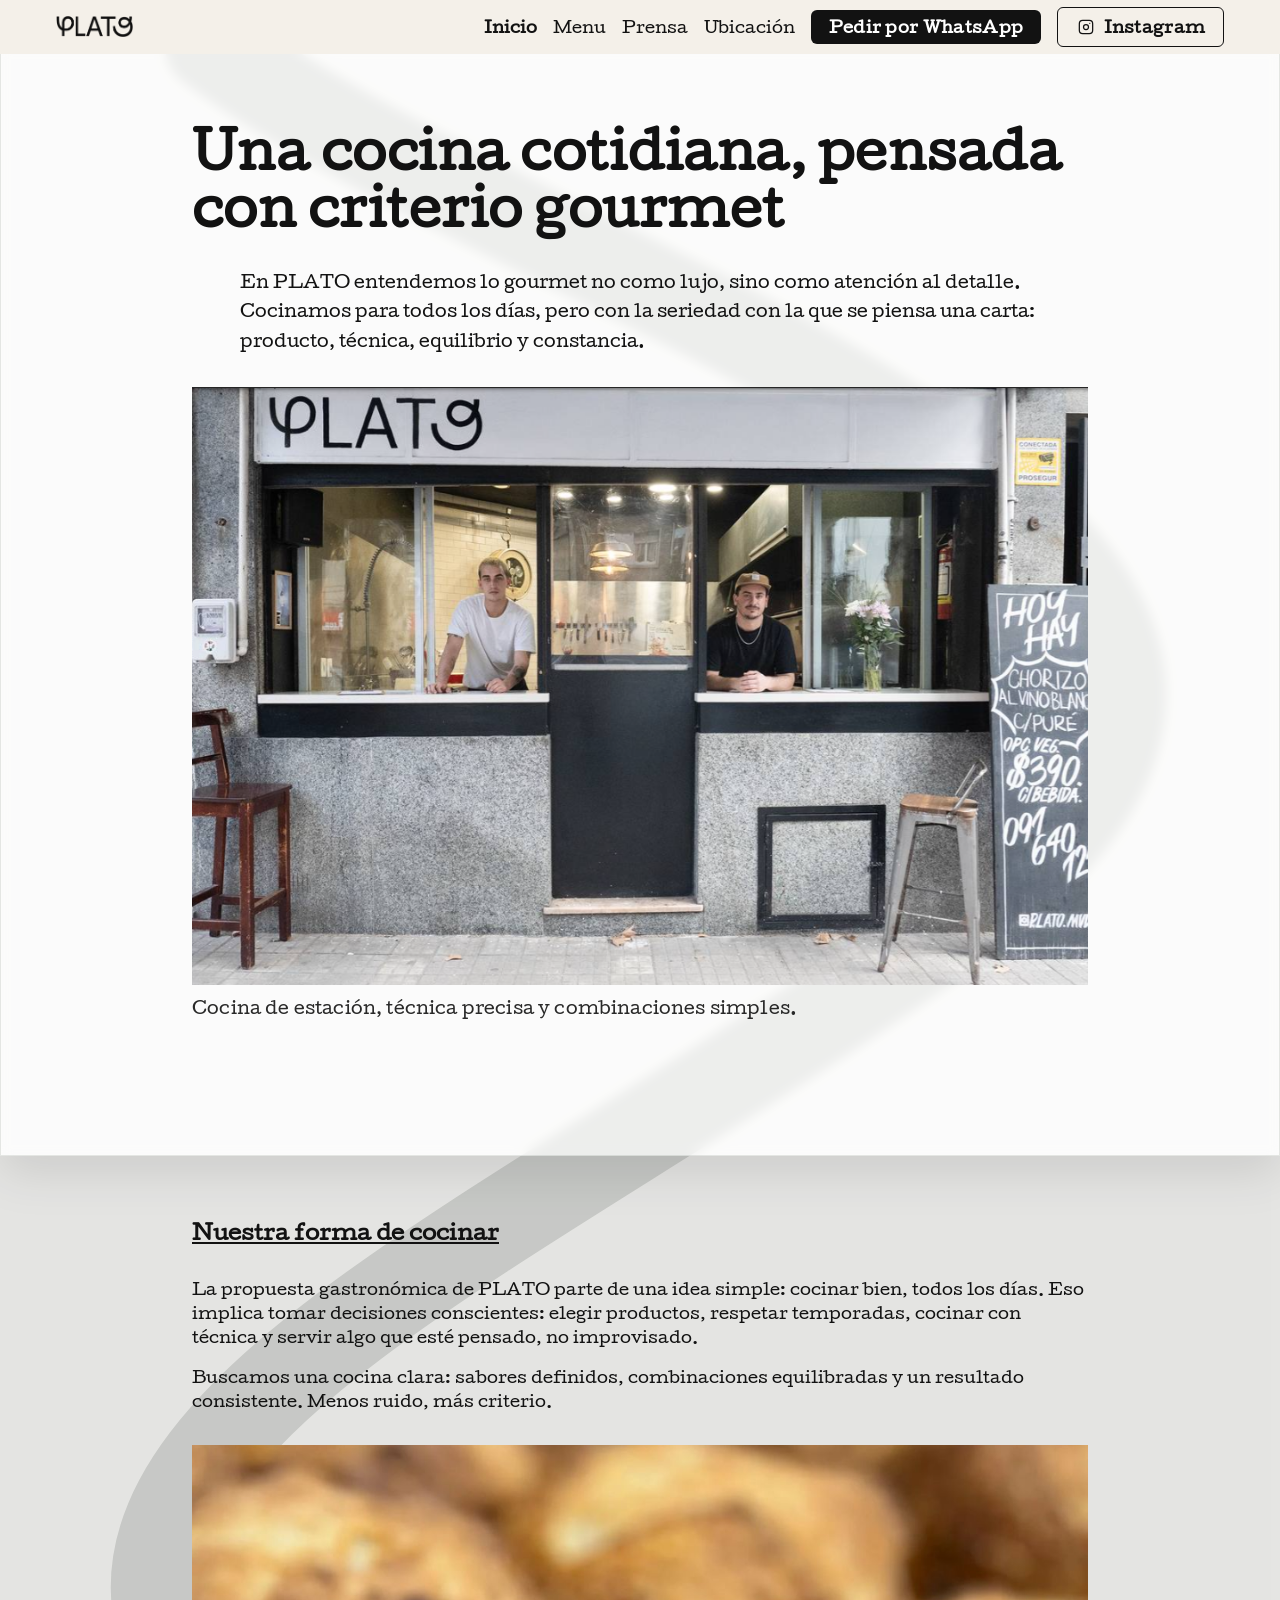
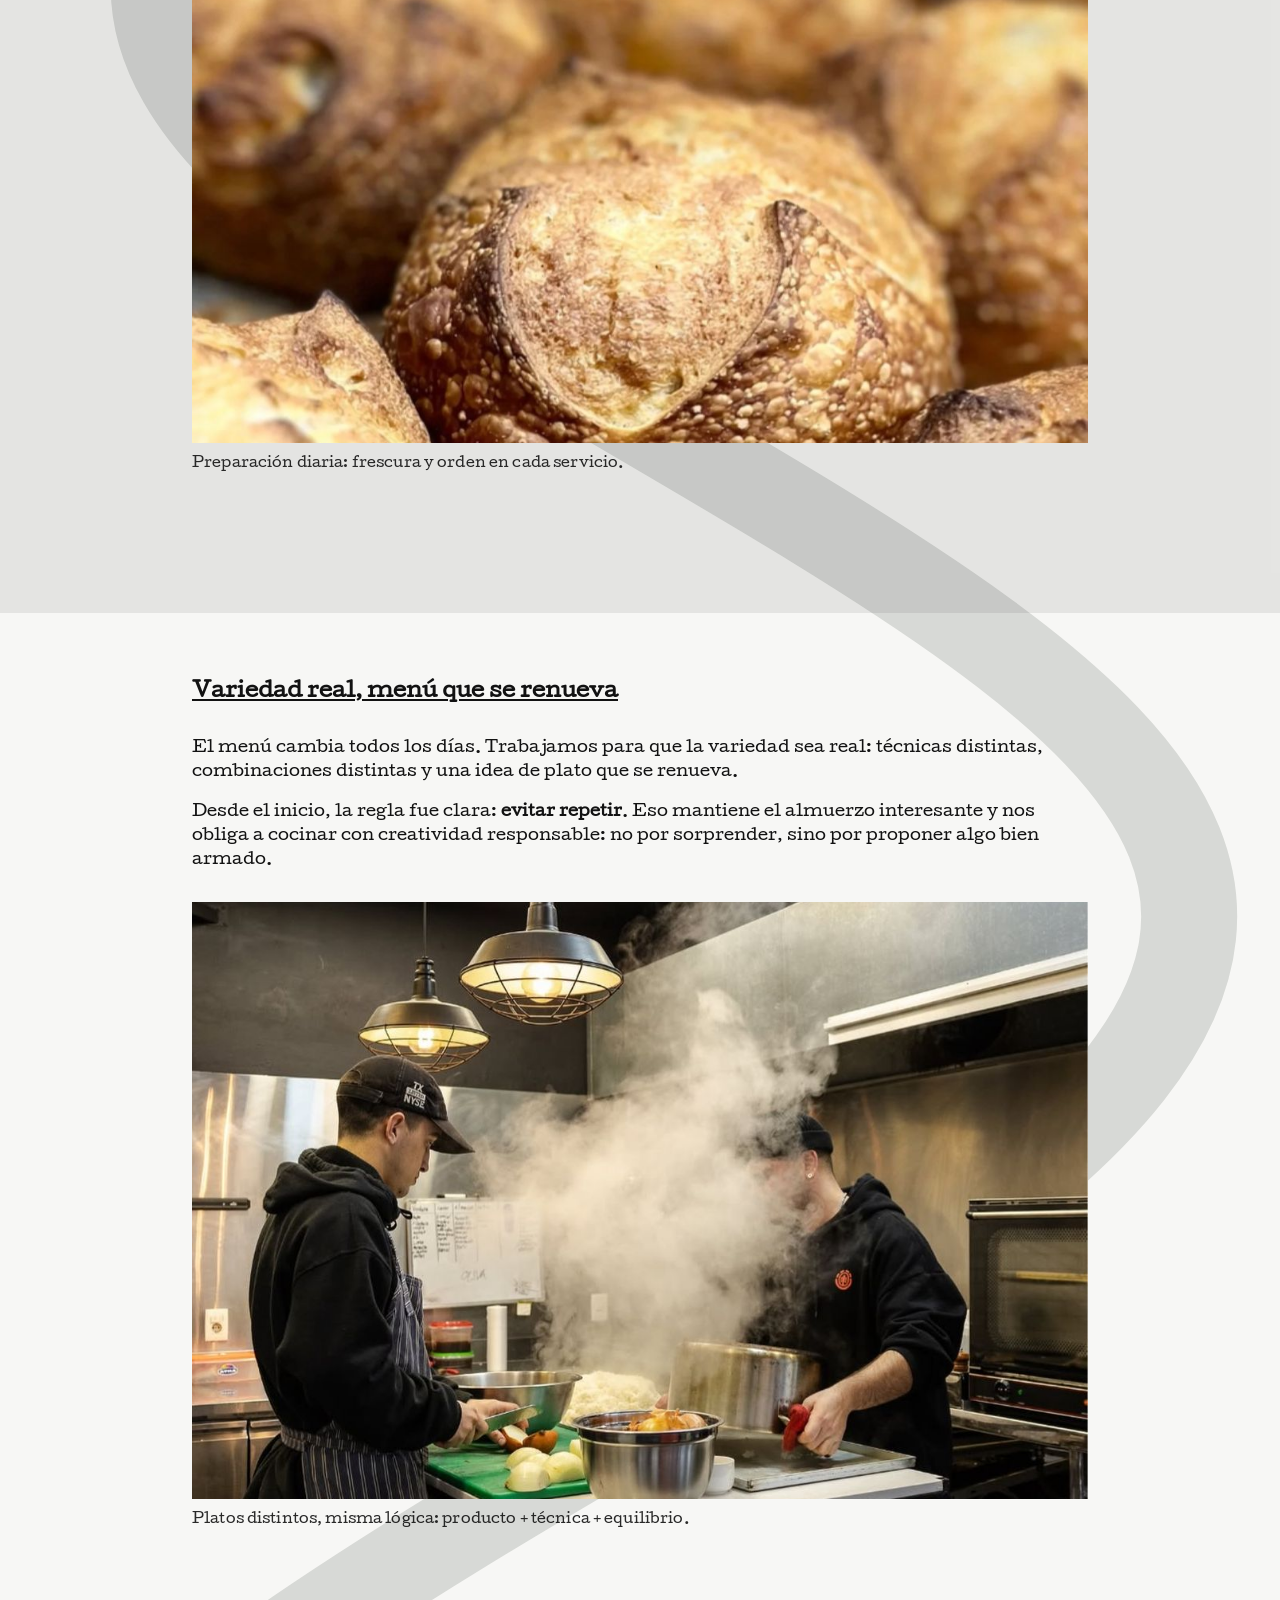
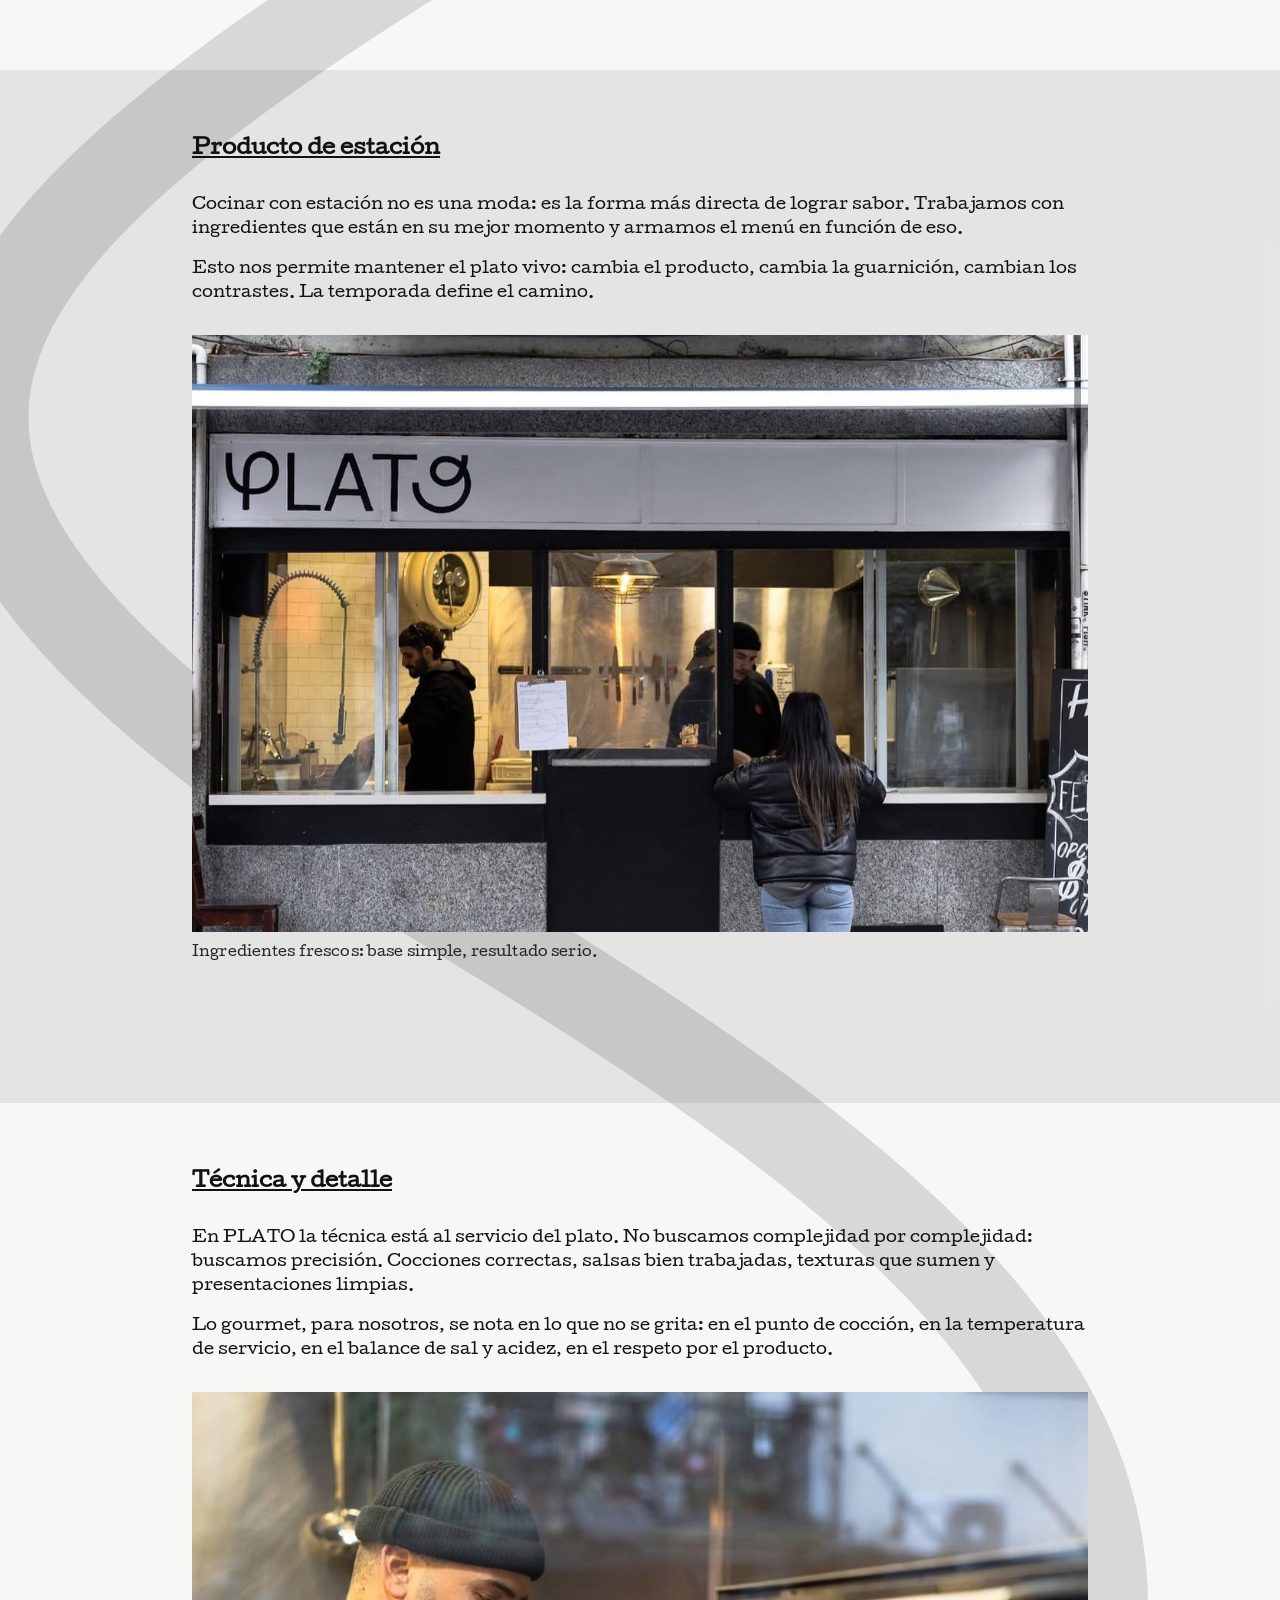
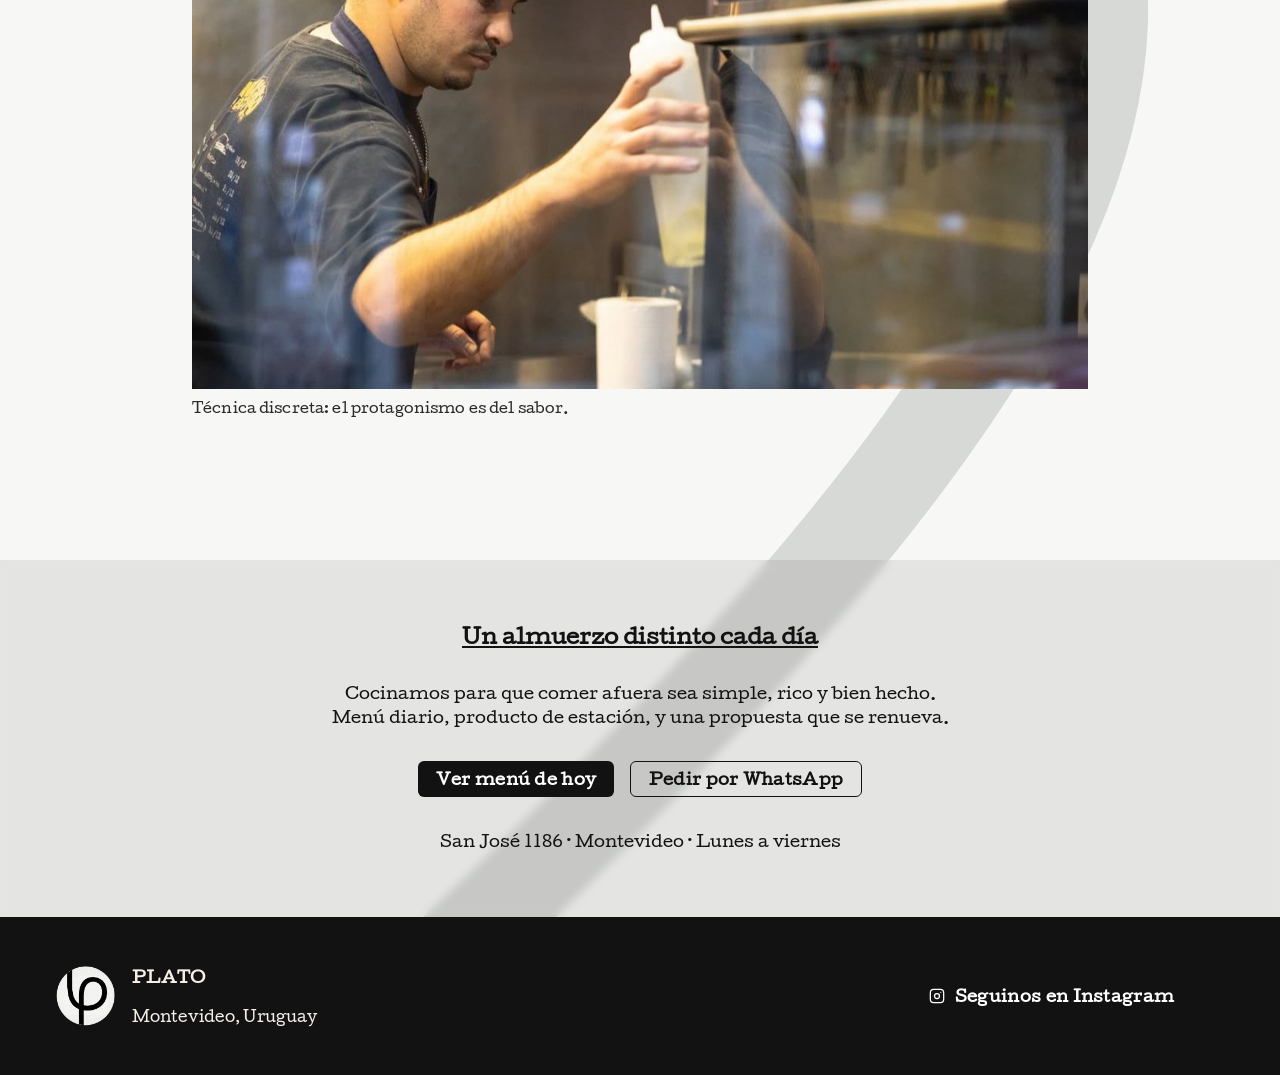
<file: page.html>
<!doctype html>
<html lang="es">
<head>
  <meta charset="UTF-8" />
  <meta name="viewport" content="width=device-width, initial-scale=1.0" />

  <title>PLATO | Menú diario en el Centro de Montevideo</title>

  <meta
    name="description"
    content="Cocina cotidiana con criterio gourmet. Menú diario, producto de estación y una propuesta que se renueva en pleno Centro de Montevideo."
  />

  <!-- Canonical -->
  <link rel="canonical" href="https://platomvd.uy/" />

  <!-- Google Fonts -->
  <link rel="preconnect" href="https://fonts.googleapis.com">
  <link rel="preconnect" href="https://fonts.gstatic.com" crossorigin>
  <link href="https://fonts.googleapis.com/css2?family=Cutive&display=swap" rel="stylesheet">

  <!-- Favicons -->
  <link rel="icon" href="/favicon.ico" />
  <link rel="icon" type="image/png" sizes="32x32" href="/favicon-32x32.png" />
  <link rel="icon" type="image/png" sizes="16x16" href="/favicon-16x16.png" />
  <link rel="apple-touch-icon" href="/apple-touch-icon.png" />
  <link rel="manifest" href="/site.webmanifest" />

  <!-- Open Graph -->
  <meta property="og:type" content="website" />
  <meta property="og:locale" content="es_UY" />
  <meta property="og:site_name" content="PLATO" />
  <meta property="og:url" content="https://platomvd.uy/" />
  <meta property="og:title" content="PLATO — Un almuerzo distinto cada día" />
  <meta
    property="og:description"
    content="Cocina cotidiana con criterio gourmet. Menú diario, producto de estación y una propuesta que se renueva en pleno Centro de Montevideo."
  />
  <meta
    property="og:image"
    content="https://platomvd.uy/assets/open.jpg"
  />
  <meta property="og:image:width" content="1200" />
  <meta property="og:image:height" content="630" />
  <meta
    property="og:image:alt"
    content="PLATO — Cocina cotidiana con propuesta diaria en Montevideo"
  />

  <!-- Twitter -->
  <meta name="twitter:card" content="summary_large_image" />
  <meta name="twitter:title" content="PLATO — Un almuerzo distinto cada día" />
  <meta
    name="twitter:description"
    content="Cocina cotidiana con criterio gourmet. Menú diario, producto de estación y una propuesta que se renueva en pleno Centro de Montevideo."
  />
  <meta
    name="twitter:image"
    content="https://platomvd.uy/assets/open.jpg"
  />

  <!-- CSS -->
  <link rel="stylesheet" href="css/main.css" />
  <link rel="stylesheet" href="css/propuestapage.css">
</head>
  <body>
    <div class="page" id="top">
     <!-- Header -->
<header class="site-header" >
  
  <div class="container flex flex-between flex-wrap header-inner">
    <!-- Brand -->
    <a class="brand brand-logo-only" href="index.html" aria-label="PLATO – Ir al inicio">
  <img
    class="brand-logo"
    src="assets/logo.png"
    alt="PLATO"
    width="44"
    height="44"
    loading="eager"
  />
</a>

    <!-- Nav desktop -->
    <nav class="nav nav-desktop" aria-label="Navegación principal">
      <a class="nav-link" href="index.html"><strong>Inicio</strong></a>
       <a class="nav-link" href="index.html#menu" data-menu-close>Menu</a>
      <a class="nav-link" href="index.html#prensa" data-menu-close>Prensa</a>
      <a class="nav-link" href="index.html#ubicacion" data-menu-close>Ubicación</a>
    
   

      <!-- CTA principal -->
      <a
        class="btn btn-primary nav-cta"
        href="https://wa.me/59892103280?text=Hola%20PLATO!%20Quiero%20pedir%20el%20plato%20de%20hoy."
        target="_blank"
        rel="noopener"
      >
        Pedir por WhatsApp
      </a>

      <!-- Link secundario -->
      <a
        class="btn btn-outline"
        href="https://www.instagram.com/plato.mvd"
        target="_blank"
        rel="noopener"
        aria-label="Instagram de PLATO"
        title="Instagram"
      >
        <svg
          class="btn-icon"
          xmlns="http://www.w3.org/2000/svg"
          viewBox="0 0 24 24"
          fill="none"
          stroke="currentColor"
          stroke-width="1.25"
          stroke-linecap="round"
          stroke-linejoin="round"
          aria-hidden="true"
        >
          <path stroke="none" d="M0 0h24v24H0z" fill="none" />
          <path
            d="M4 8a4 4 0 0 1 4 -4h8a4 4 0 0 1 4 4v8a4 4 0 0 1 -4 4h-8a4 4 0 0 1 -4 -4l0 -8"
          />
          <path d="M9 12a3 3 0 1 0 6 0a3 3 0 0 0 -6 0" />
          <path d="M16.5 7.5v.01" />
        </svg>
        Instagram
      </a>
    </nav>

    <!-- Botón hamburguesa (mobile) -->
    <button
      class="nav-toggle"
      type="button"
      aria-label="Abrir menú"
      aria-expanded="false"
      aria-controls="mobile-menu"
    >
      <span class="nav-toggle-lines" aria-hidden="true"></span>
    </button>
  </div>

  <!-- Overlay (mobile) -->
  <div class="menu-overlay" data-menu-close hidden></div>

  <!-- Menú mobile -->
  <div class="mobile-menu" id="mobile-menu" hidden>
    <nav class="nav nav-mobile" aria-label="Menú móvil">
      <a class="nav-link" href="index.html" data-menu-close>Inicio</a>
      <a class="nav-link" href="index.html#menu" data-menu-close>Menu</a>
      <a class="nav-link" href="index.html#prensa" data-menu-close>Prensa</a>
      <a class="nav-link" href="index.html#ubicacion" data-menu-close>Ubicación</a>

      <a
        class="btn btn-primary"
        href="https://wa.me/59892103280?text=Hola%20PLATO!%20Quiero%20pedir%20el%20plato%20de%20hoy."
        target="_blank"
        rel="noopener"
        data-menu-close
      >
        Pedir por WhatsApp
      </a>

      <a
        class="btn btn-outline"
        href="https://www.instagram.com/plato.mvd"
        target="_blank"
        rel="noopener"
        data-menu-close
      >
        <svg
          class="btn-icon"
          xmlns="http://www.w3.org/2000/svg"
          viewBox="0 0 24 24"
          fill="none"
          stroke="currentColor"
          stroke-width="1.25"
          stroke-linecap="round"
          stroke-linejoin="round"
          aria-hidden="true"
        >
          <path stroke="none" d="M0 0h24v24H0z" fill="none" />
          <path
            d="M4 8a4 4 0 0 1 4 -4h8a4 4 0 0 1 4 4v8a4 4 0 0 1 -4 4h-8a4 4 0 0 1 -4 -4l0 -8"
          />
          <path d="M9 12a3 3 0 1 0 6 0a3 3 0 0 0 -6 0" />
          <path d="M16.5 7.5v.01" />
        </svg>
        Instagram
      </a>
    </nav>
  </div>
</header>

<svg class="bg-scribble" viewBox="0 0 1200 6000" preserveAspectRatio="none" aria-hidden="true">
  <path id="bgScribblePath"
    d="
      M 200 0
      C 500 250, 1400 500, 900 900
      S -200 1500, 400 1900
      S 1500 2500, 700 3000
      S -300 3700, 450 4200
      S 1300 5000, 300 6000
    "
  />
</svg>

<!-- HERO -->
<section class="section section-propuesta-hero">
  <div class="container container-narrow stack-md">
    <header class="stack-xs">
      <p class="text-muted"></p>
      <h1>Una cocina cotidiana, pensada con criterio gourmet</h1>
    </header>

    <p class="text-muted max-w-lg">
      En PLATO entendemos lo gourmet no como lujo, sino como atención al
      detalle. Cocinamos para todos los días, pero con la seriedad con
      la que se piensa una carta: producto, técnica, equilibrio y
      constancia.
    </p>

    <!-- Imagen 1 (hero) -->
    <figure class="propuesta-media propuesta-center">
      <img
        src="assets/open.jpg"
        alt="Plato servido con presentación minimalista"
        loading="lazy"
      />
      <figcaption class="text-muted">
        Cocina de estación, técnica precisa y combinaciones simples.
      </figcaption>
    </figure>
  </div>
</section>

<!-- FILOSOFÍA -->
<section class="section section-dos">
  <div class="container container-narrow stack-md">
    <h2>Nuestra forma de cocinar</h2>

    <div class="stack-sm">
      <p>
        La propuesta gastronómica de PLATO parte de una idea simple:
        cocinar bien, todos los días. Eso implica tomar decisiones
        conscientes: elegir productos, respetar temporadas, cocinar con
        técnica y servir algo que esté pensado, no improvisado.
      </p>

      <p>
        Buscamos una cocina clara: sabores definidos, combinaciones
        equilibradas y un resultado consistente. Menos ruido, más
        criterio.
      </p>
    </div>

    <!-- Imagen 2 -->
    <figure class="propuesta-media propuesta-right">
      <img
        src="assets/pancito.jpg"
        alt="Preparación de ingredientes frescos en cocina"
        loading="lazy"
      />
      <figcaption class="text-muted">
        Preparación diaria: frescura y orden en cada servicio.
      </figcaption>
    </figure>
  </div>
</section>

<!-- VARIEDAD / NO REPETIR -->
<section class="section section-propuesta-highlight">
  <div class="container container-narrow stack-md">
    <h2>Variedad real, menú que se renueva</h2>

    <div class="stack-sm">
      <p>
        El menú cambia todos los días. Trabajamos para que la variedad
        sea real: técnicas distintas, combinaciones distintas y una idea
        de plato que se renueva.
      </p>

      <p>
        Desde el inicio, la regla fue clara:
        <strong>evitar repetir</strong>. Eso mantiene el almuerzo
        interesante y nos obliga a cocinar con creatividad responsable:
        no por sorprender, sino por proponer algo bien armado.
      </p>
    </div>

    <!-- Imagen 3 -->
    <figure class="propuesta-media propuesta-left">
      <img
        src="assets/cocinas.jpg"
        alt="Tres platos diferentes servidos en mesa"
        loading="lazy"
      />
      <figcaption class="text-muted">
        Platos distintos, misma lógica: producto + técnica + equilibrio.
      </figcaption>
    </figure>
  </div>
</section>

<!-- PRODUCTO / ESTACIÓN -->
<section class="section producto-estacion">
  <div class="container container-narrow stack-md">
    <h2>Producto de estación</h2>

    <div class="stack-sm">
      <p>
        Cocinar con estación no es una moda: es la forma más directa de
        lograr sabor. Trabajamos con ingredientes que están en su mejor
        momento y armamos el menú en función de eso.
      </p>

      <p>
        Esto nos permite mantener el plato vivo: cambia el producto,
        cambia la guarnición, cambian los contrastes. La temporada
        define el camino.
      </p>
    </div>

    <!-- Imagen 4 -->
    <figure class="propuesta-media propuesta-right">
      <img
        src="assets/fachada.jpg"
        alt="Ingredientes frescos sobre mesa de trabajo"
        loading="lazy"
      />
      <figcaption class="text-muted">
        Ingredientes frescos: base simple, resultado serio.
      </figcaption>
    </figure>
  </div>
</section>

<!-- TÉCNICA -->
<section class="section">
  <div class="container container-narrow stack-md">
    <h2>Técnica y detalle</h2>

    <div class="stack-sm">
      <p>
        En PLATO la técnica está al servicio del plato. No buscamos
        complejidad por complejidad: buscamos precisión. Cocciones
        correctas, salsas bien trabajadas, texturas que sumen y
        presentaciones limpias.
      </p>

      <p>
        Lo gourmet, para nosotros, se nota en lo que no se grita: en el
        punto de cocción, en la temperatura de servicio, en el balance
        de sal y acidez, en el respeto por el producto.
      </p>
    </div>

    <!-- Imagen 5 -->
    <figure class="propuesta-media propuesta-left">
      <img
        src="assets/cocina.jpg"
        alt="Emplatado de un plato con terminación final"
        loading="lazy"
      />
      <figcaption class="text-muted">
        Técnica discreta: el protagonismo es del sabor.
      </figcaption>
    </figure>
  </div>
</section>
        <!-- CIERRE + CTA -->
        <section class="section section-propuesta-cta">
          <div class="container container-narrow stack-md text-center">
            <h2>Un almuerzo distinto cada día</h2>

            <p class="text-muted max-w-md">
              Cocinamos para que comer afuera sea simple, rico y bien hecho.
              Menú diario, producto de estación, y una propuesta que se renueva.
            </p>

            <div class="actions">
              <a class="btn btn-primary" href="index.html#menu">Ver menú de hoy</a>
              <a
                class="btn btn-outline"
                href="https://wa.me/59892103280"
                target="_blank"
                rel="noopener"
                >Pedir por WhatsApp</a
              >
            </div>

            <p class="text-muted">
              San José 1186 · Montevideo · Lunes a viernes
            </p>
          </div>
        </section>
      </main>

     
   <!-- FOOTER -->
    <footer class="footer">
      <div class="container footer-inner">
        <div class="footer-brand">
          <img
            class="footer-logo"
            src="assets/logo.webp"
            alt="Plato restaurante"
          />
          <div>
            <strong class="footer-name">PLATO</strong>
            <p class="footer-muted">Montevideo, Uruguay</p>
          </div>
        </div>

        <a
          class="btn btn-primary "
          href="https://www.instagram.com/plato.mvd/"
          target="_blank"
          rel="noopener"
        >
          <svg
            class="btn-icon"
            xmlns="http://www.w3.org/2000/svg"
            viewBox="0 0 24 24"
            fill="none"
            stroke="currentColor"
            stroke-width="1.25"
            stroke-linecap="round"
            stroke-linejoin="round"
            aria-hidden="true"
          >
            <path stroke="none" d="M0 0h24v24H0z" fill="none" />
            <path
              d="M4 8a4 4 0 0 1 4 -4h8a4 4 0 0 1 4 4v8a4 4 0 0 1 -4 4h-8a4 4 0 0 1 -4 -4l0 -8"
            />
            <path d="M9 12a3 3 0 1 0 6 0a3 3 0 0 0 -6 0" />
            <path d="M16.5 7.5v.01" />
          </svg>
          Seguinos en Instagram
        </a>

      
      </div>
    </footer>
   
    </div>

    <!-- (Opcional) Tu JS del menú mobile si ya lo tenés -->
    <script src="js/app.js"></script>
  </body>
</html>
</file>
<file: css/main.css>
/* =========================
   1. BASE (reset + variables)
========================= */
@import "base.css";

/* =========================
   2. LAYOUT (estructura)
========================= */
@import "layout.css";

/* =========================
   3. COMPONENTS (navbar, botones, cards)
========================= */
@import "components.css";
@import "navbar.css";

/* =========================
   4. PAGES / SECTIONS (hero, landing)
========================= */
@import "hero.css";
@import "pruebasocial.css";
@import "galeria.css";
@import "ubicacion.css";
@import "propuesta.css";
@import "lineas.css";
@import "proceso.css";

/* =========================
   5. OVERRIDES / FIXES (siempre al final)
========================= */
@import "overrides.css";
@import "seccionmenu.css";

.menu-card {
  border-radius: 0;
}

#event-popup {
  position: fixed;
  inset: 0;
  background: rgba(0, 0, 0, 0.75);
  display: flex;
  align-items: center;
  justify-content: center;
  padding: 24px;
  z-index: 9999;

  opacity: 0;
  pointer-events: none;
  transition: opacity 0.3s ease;
}

#event-popup.is-visible {
  opacity: 1;
  pointer-events: auto;
}

.popup-content {
  position: relative;
  width: min(92vw, 520px);
  max-height: 90vh;
  display: flex;
  align-items: center;
  justify-content: center;
}

.popup-flyer {
  display: block;
  width: 100%;
  height: auto;
  max-height: 90vh;
  object-fit: contain;
  border-radius: 8px;
}

.popup-close {
  position: absolute;
  top: 8px;
  right: 8px;
  width: 38px;
  height: 38px;
  border: none;
  border-radius: 50%;
  background: rgba(0, 0, 0, 0.85);
  color: #fff;
  font-size: 20px;
  line-height: 1;
  cursor: pointer;
  z-index: 2;
}

/* ===============================
   SECCIÓN EVENTO / PROPUESTA
================================ */

.section-propuesta {
  padding: 80px 0;
}

.propuesta-grid {
  display: grid;
  grid-template-columns: 1fr 1fr;
  gap: 60px;
  align-items: center;
}

/* imagen */

.propuesta-image {
  display: flex;
  justify-content: center;
}

.propuesta-image img {
  width: 100%;
  max-width: 360px;
  height: auto;
  border-radius: 6px;
}

/* contenido */

.propuesta-content {
  max-width: 480px;
}

.propuesta-content h2 {
  font-size: 2rem;
  margin-bottom: 12px;
}

.propuesta-content p {
  font-size: 1rem;
  line-height: 1.6;
  margin-bottom: 12px;
}

/* botón */

.propuesta-content .btn {
  display: inline-block;
  padding: 10px 18px;
  background: #000;
  color: #fff;
  text-decoration: none;
  border-radius: 4px;
  font-size: 0.9rem;
}

/* ===============================
   RESPONSIVE
================================ */

@media (max-width: 768px) {
  .section-propuesta {
    padding: 60px 0;
  }

  .propuesta-grid {
    grid-template-columns: 1fr;
    gap: 40px;
    text-align: center;
  }

  .propuesta-image img {
    max-width: 300px;
    margin: auto;
  }
}
</file>
<file: css/propuestapage.css>
/* =====================================================
   PROPUESTA — Página editorial
===================================================== */

.page-propuesta h1,
.page-propuesta p,
.page-propuesta h2,
.page-propuesta .propuesta-media figcaption {
  font-family: "Libre Baskerville", serif;
}

.nav,
.btn,
.info-strip,
.footer {
  font-family: var(--font-ui);
}

/* Hero */
.section-propuesta-hero {
  margin-top: 3rem;
  padding-top: clamp(4rem, 6vw, 4rem);
  padding-bottom: clamp(2rem, 6vw, 4rem);

  background: rgba(255, 255, 255, 0.55);
  border: 1px solid rgba(24, 38, 24, 0.1);
  backdrop-filter: blur(6px);
  box-shadow: 0 18px 44px rgba(0, 0, 0, 0.1);
}

.section-propuesta-hero .text-muted {
  font-size: 1.05rem;
  line-height: 1.75;
}

.section-propuesta-hero h1 {
  font-size: clamp(2.1rem, 4.5vw, 3.1rem);
  line-height: 1.15;
  letter-spacing: 0.01em;
}

/* Lectura larga */
.page-propuesta h2 {
  font-size: clamp(1.3rem, 2.4vw, 2rem);
  line-height: 1.2;
  letter-spacing: 0.04em;
  margin-bottom: 0.25rem;
  text-decoration: underline;
}

.page-propuesta p {
  font-size: 0.95rem;
  line-height: 1.85;
  color: var(--color-text-muted);
}

.page-propuesta .stack-sm > * + * {
  margin-top: 1rem;
}

.section-dos {
  background: rgba(0, 0, 0, 0.075);
  transition:
    transform var(--transition-fast),
    box-shadow var(--transition-fast),
    border-color var(--transition-fast);
}
.section-propuesta-cta {
  backdrop-filter: blur(4px);
  background: rgba(0, 0, 0, 0.075);
  transition:
    transform var(--transition-fast),
    box-shadow var(--transition-fast),
    border-color var(--transition-fast);
}

.producto-estacion {
  background: rgba(0, 0, 0, 0.075);
  transition:
    transform var(--transition-fast),
    box-shadow var(--transition-fast),
    border-color var(--transition-fast);
}
/* =====================================================
   PROPUESTA — Imagen + caption
===================================================== */

.propuesta-media {
  max-width: 920px;
  margin-block: 2rem;
}

.propuesta-media img {
  width: 100%;
  height: auto;
  display: block;
  aspect-ratio: 3 / 2;
  object-fit: cover;
  border-radius: 0;
}

.propuesta-media figcaption {
  margin-top: 0.5rem;
  padding: 0;
  font-size: 0.85rem;
  line-height: 1.5;
  color: var(--color-text-muted);
  border: 0;
  opacity: 0.9;
  letter-spacing: 0.01em;
}

/* Responsive */
@media (min-width: 900px) {
  .propuesta-media {
    aspect-ratio: 4/3;
  }

  .propuesta-center {
    margin-inline: auto;
    padding-inline: 0;
  }
}

@media (max-width: 899px) {
  .propuesta-media {
    margin-inline: auto;
  }
}

@media (max-width: 600px) {
  .page-propuesta p {
    font-size: 0.7rem;
    line-height: 1.75;
  }

  .propuesta-media figcaption {
    font-size: 0.85rem;
  }

  .section-propuesta-cta .actions {
    flex-direction: column;
    align-items: center;
    gap: 0.75rem;
  }

  .section-propuesta-cta .actions .btn {
    width: 80%;
    max-width: 260px;
  }
}

.section-propuesta-cta .actions {
  display: flex;
  justify-content: center;
  gap: 1rem; /* 🔑 separa los botones */
}
</file>
